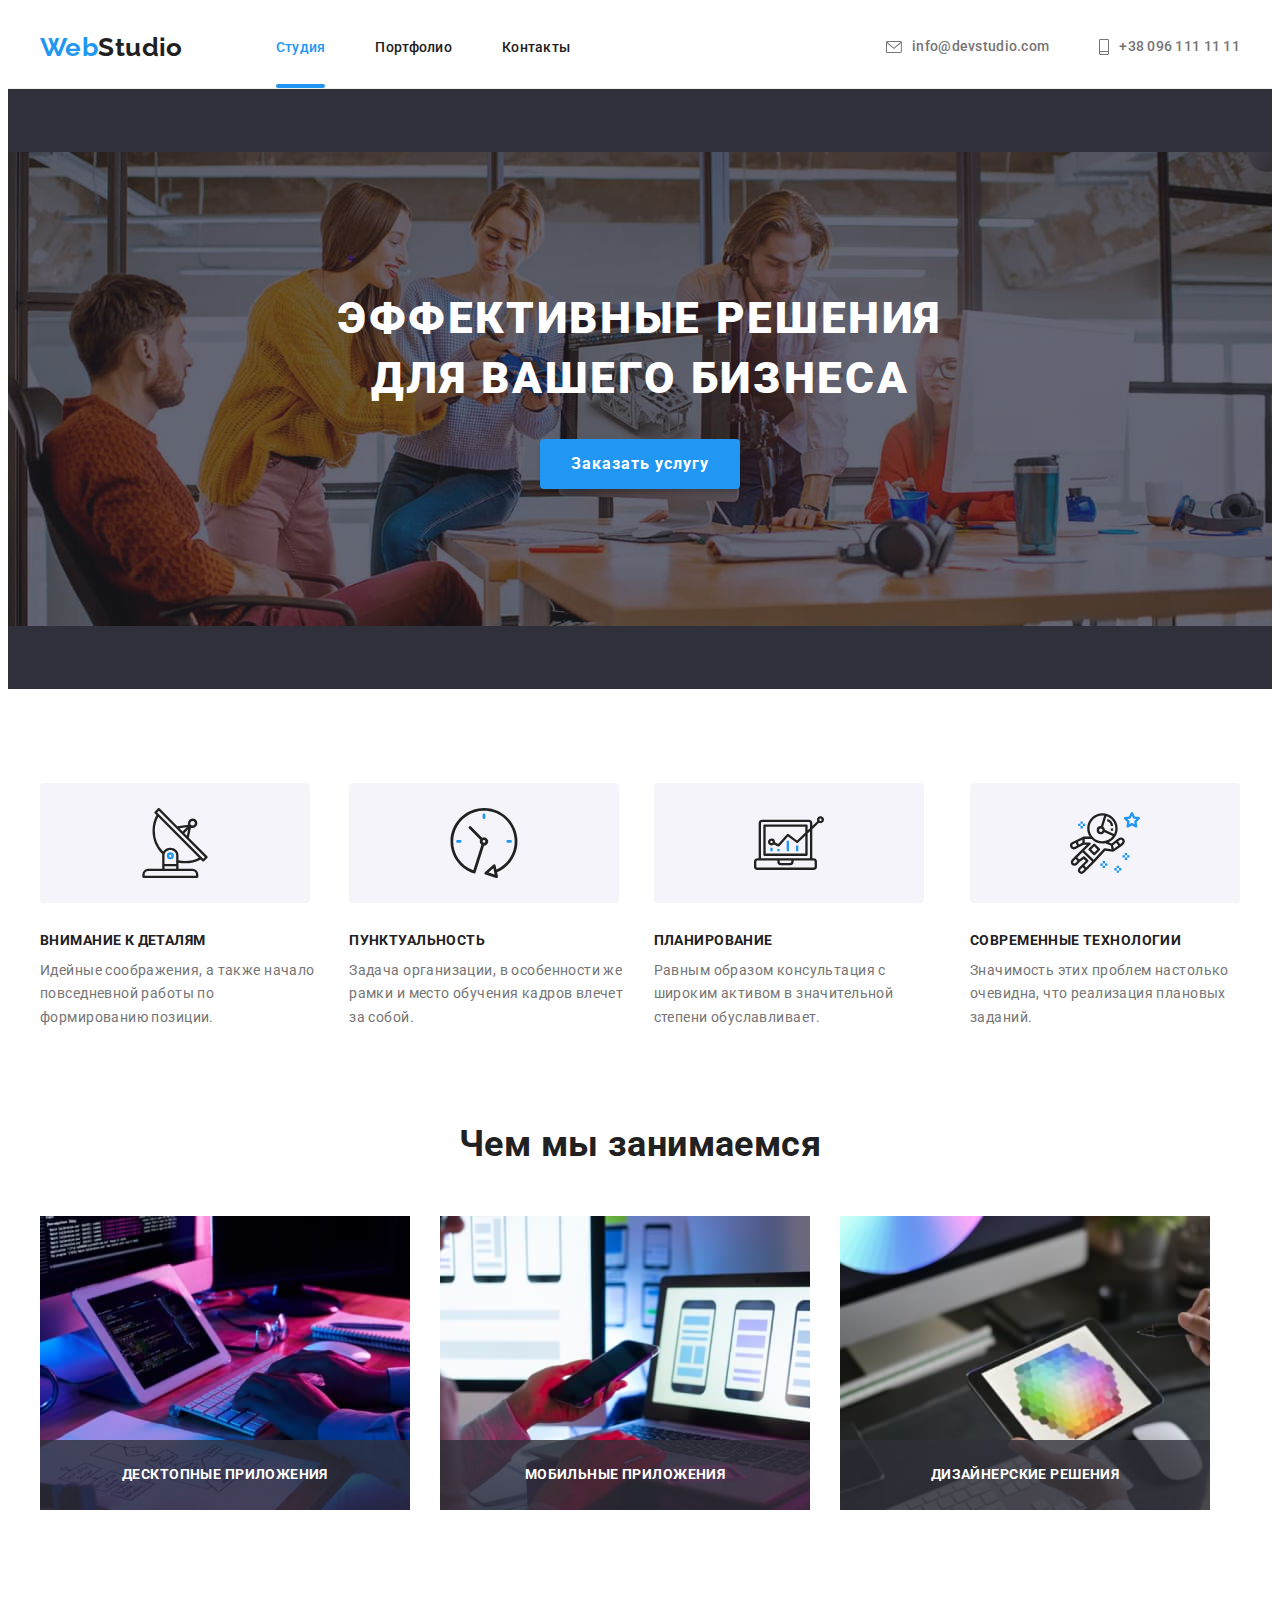
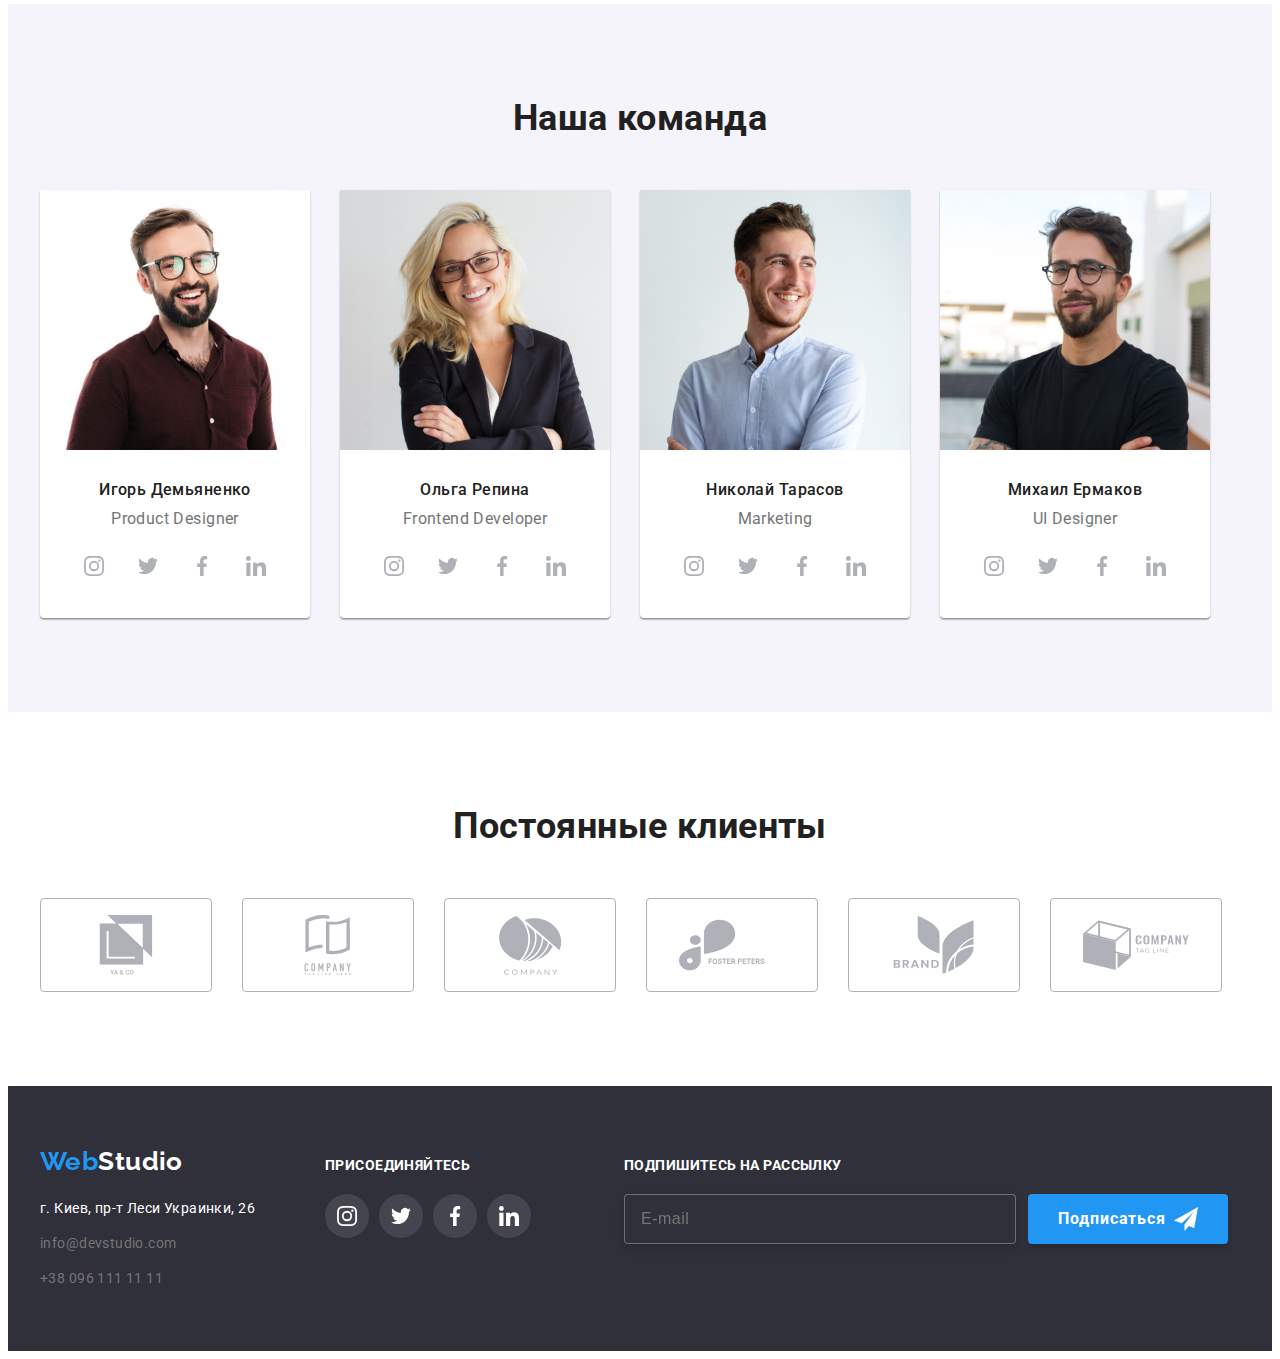
<file: index.html>
<!DOCTYPE html>
<html lang="ru">

<head>
  <meta charset="UTF-8" />
  <meta name="viewport" content="width=device-width, initial-scale=1.0" />

  <!-- Подключение Гугл шрифтов -->
  <link rel="preconnect" href="https://fonts.googleapis.com" />
  <link rel="preconnect" href="https://fonts.gstatic.com" crossorigin />
  <link rel="stylesheet"
    href="https://fonts.googleapis.com/css2?family=Raleway:wght@700&family=Roboto:wght@400;500;700;900&display=swap" />

  <!-- Подключение нормализатора стилей  -->
  <link rel="stylesheet" href="https://cdnjs.cloudflare.com/ajax/libs/modern-normalize/1.1.0/modern-normalize.min.css"
    integrity="sha512-wpPYUAdjBVSE4KJnH1VR1HeZfpl1ub8YT/NKx4PuQ5NmX2tKuGu6U/JRp5y+Y8XG2tV+wKQpNHVUX03MfMFn9Q=="
    crossorigin="anonymous" referrerpolicy="no-referrer" />

  <!-- Подключение собственного файла стилей -->
  <link rel="stylesheet" href="./css/styles.css" />
  <title>Главная</title>
</head>

<body>
  <!-- Шапка страницы -->
  <header class="page-header">
    <div class="container header-container">
      <!-- Навигация -->
      <nav class="main-nav">
        <a class="logo" href="./index.html"><span>Web</span>Studio</a>

        <ul class="site-nav">
          <li class="nav-item">
            <a class="nav-link current" href="./index.html">Студия</a>
          </li>
          <li class="nav-item">
            <a class="nav-link" href="./portfolio.html">Портфолио</a>
          </li>
          <li class="nav-item"><a class="nav-link" href="#">Контакты</a></li>
        </ul>
      </nav>

      <!-- Контакты -->
      <ul class="site-contacts">
        <li class="contact-item">
          <a class="header-mail" href="mailto:info@devstudio.com">
            <svg class="mail-icon" width="16" height="12">
              <use href="./images/studio/sprite/sprite-icons.svg#mail"></use>
            </svg>
            info@devstudio.com
          </a>
        </li>
        <li class="contact-item">
          <a class="header-phone" href="tel:+380961111111">
            <svg class="phone-icon" width="10" height="16">
              <use href="./images/studio/sprite/sprite-icons.svg#smartphone"></use>
            </svg>
            +38 096 111 11 11
          </a>
        </li>
      </ul>
    </div>
  </header>

  <!-- Уникальный контент страницы -->
  <main class="main-content">
    <!-- Главная секция -->
    <section class="main-section">
      <div class="container">
        <h1 class="main-title">Эффективные решения для вашего бизнеса</h1>
        <button class="main-button" type="button" data-modal-open>Заказать услугу</button>
      </div>
    </section>

    <!-- Модальное окно -->
    <div class="backdrop is-hidden" data-modal>
      <div class="modal">
        <button class="modal-close-button" type="button" data-modal-close>
          <svg class="close-icon" width="11" height="11">
            <use href="./images/studio/sprite/sprite-icons.svg#icon-close"></use>
          </svg>
        </button>

        <form class="modal-form">
          <p class="modal-title">Оставьте свои данные, мы вам перезвоним</p>
          <ul class="modal-list">
            <li class="modal-list-item">
              <label class="form-label" for="name">Имя</label>
              <input class="form-input" type="text" name="name" id="name">
              <svg class="form-icon" width="18" height="18">
                <use href="./images/studio/sprite/sprite-icons.svg#icon-user"></use>
              </svg>
            </li>
            <li class="modal-list-item">
              <label class="form-label" for="tel">Телефон</label>
              <input class="form-input" type="tel" name="tel" id="tel">
              <svg class="form-icon" width="18" height="18">
                <use href="./images/studio/sprite/sprite-icons.svg#icon-phone"></use>
              </svg>
            </li>
            <li class="modal-list-item">
              <label class="form-label" for="mail">Почта</label>
              <input class="form-input" type="email" name="mail" id="mail">
              <svg class="form-icon" width="18" height="18">
                <use href="./images/studio/sprite/sprite-icons.svg#icon-email"></use>
              </svg>
            </li>
            <li class="modal-list-item">
              <label class="form-label" for="comment">Комментарий</label>
              <textarea class="form-textarea" name="comment" id="comment" cols="30" rows="8"
                placeholder="Введите текст"></textarea>
            </li>
          </ul>
          <label class="policy">
            <input class="checkbox" type="checkbox" name="agreement" value="true">
            <svg class="checbox-icon" width="16" height="15">
              <use href="./images/studio/sprite/sprite-icons.svg#icon-emty"></use>
            </svg>
            <svg class="icon-checked" width="16" height="15">
              <use href="./images/studio/sprite/sprite-icons.svg#icon-check"></use>
            </svg>
            Соглашаюсь с рассылкой и принимаю <a class="policy-link" href="#">Условия договора</a>
          </label>
          <button class="modal-submit-button" type="submit">Отправить</button>
        </form>
      </div>
    </div>

    <!-- Особенности -->
    <section class="section">
      <div class="container">
        <!-- нужно будет скрыть через css -->
        <h2 class="hidden-title">Наши преимущества</h2>
        <!-- ********************* -->

        <ul class="features">
          <li class="features-item">
            <div class="features-icon-container">
              <svg class="features-icon" width="70" height="70">
                <use href="./images/studio/sprite/sprite-icons.svg#icon-antenna"></use>
              </svg>
            </div>
            <h3 class="features-title">Внимание к деталям</h3>
            <p class="features-content">
              Идейные соображения, а также начало повседневной работы по формированию позиции.
            </p>
          </li>
          <li class="features-item">
            <div class="features-icon-container">
              <svg class="features-icon" width="70" height="70">
                <use href="./images/studio/sprite/sprite-icons.svg#icon-clock"></use>
              </svg>
            </div>
            <h3 class="features-title">Пунктуальность</h3>
            <p class="features-content">
              Задача организации, в особенности же рамки и место обучения кадров влечет за собой.
            </p>
          </li>
          <li class="features-item">
            <div class="features-icon-container">
              <svg class="features-icon" width="70" height="70">
                <use href="./images/studio/sprite/sprite-icons.svg#icon-diagram"></use>
              </svg>
            </div>
            <h3 class="features-title">Планирование</h3>
            <p class="features-content">
              Равным образом консультация с широким активом в значительной степени обуславливает.
            </p>
          </li>
          <li class="features-item">
            <div class="features-icon-container">
              <svg class="features-icon" width="70" height="70">
                <use href="./images/studio/sprite/sprite-icons.svg#icon-astronaut"></use>
              </svg>
            </div>
            <h3 class="features-title">Современные технологии</h3>
            <p class="features-content">
              Значимость этих проблем настолько очевидна, что реализация плановых заданий.
            </p>
          </li>
        </ul>
      </div>
    </section>

    <!-- Чем мы занимаемся -->
    <section class="section work">
      <div class="container">
        <h2 class="section-title">Чем мы занимаемся</h2>
        <ul class="work-list">
          <li class="work-item">
            <img class="work-img" src="./images/studio/features/tablet-keyboard.jpg" alt="Планшет с клавиатурой"
              width="370" height="294" />
            <div class="work-label">
              <h3 class="work-title">Десктопные приложения</h3>
            </div>
          </li>
          <li class="work-item">
            <img class="work-img" src="./images/studio/features/laptop.jpg" alt="Ноутбук" width="370" height="294" />
            <div class="work-label">
              <h3 class="work-title">Мобильные приложения</h3>
            </div>
          </li>
          <li class="work-item">
            <img class="work-img" src="./images/studio/features/tablet.jpg" alt="Планшет" width="370" height="294" />
            <div class="work-label">
              <h3 class="work-title">Дизайнерские решения</h3>
            </div>
          </li>
        </ul>
      </div>
    </section>

    <!-- Наша команда -->
    <section class="section team">
      <div class="container">
        <h2 class="section-title">Наша команда</h2>
        <ul class="team-list">
          <li class="team-item">
            <img class="team-img" src="./images/studio/team/produkt-designer.jpg" alt="" width="270" height="260" />
            <div class="team-container">
              <h3 class="team-title">Игорь Демьяненко</h3>
              <p class="team-description" lang="en">Product Designer</p>

              <!-- Ссылки на соц.сети -->
              <ul class="social-links-list">
                <li class="social-item">
                  <a class="social-link" href="#">
                    <svg class="link-icon" width="20" height="20">
                      <use href="./images/studio/sprite/sprite-icons.svg#icon-instagram"></use>
                    </svg>
                  </a>
                </li>
                <li class="social-item">
                  <a class="social-link" href="#">
                    <svg class="link-icon" width="20" height="20">
                      <use href="./images/studio/sprite/sprite-icons.svg#icon-twitter"></use>
                    </svg>
                  </a>
                </li>
                <li class="social-item">
                  <a class="social-link" href="#">
                    <svg class="link-icon" width="20" height="20">
                      <use href="./images/studio/sprite/sprite-icons.svg#icon-facebook"></use>
                    </svg>
                  </a>
                </li>
                <li class="social-item">
                  <a class="social-link" href="#">
                    <svg class="link-icon" width="20" height="20">
                      <use href="./images/studio/sprite/sprite-icons.svg#icon-linkedin"></use>
                    </svg>
                  </a>
                </li>
              </ul>
            </div>
          </li>
          <li class="team-item">
            <img class="team-img" src="./images/studio/team/frontend-developer.jpg" alt="" width="270" height="260" />
            <div class="team-container">
              <h3 class="team-title">Ольга Репина</h3>
              <p class="team-description" lang="en">Frontend Developer</p>

              <!-- Ссылки на соц.сети -->
              <ul class="social-links-list">
                <li class="social-item">
                  <a class="social-link" href="#">
                    <svg class="link-icon" width="20" height="20">
                      <use href="./images/studio/sprite/sprite-icons.svg#icon-instagram"></use>
                    </svg>
                  </a>
                </li>
                <li class="social-item">
                  <a class="social-link" href="#">
                    <svg class="link-icon" width="20" height="20">
                      <use href="./images/studio/sprite/sprite-icons.svg#icon-twitter"></use>
                    </svg>
                  </a>
                </li>
                <li class="social-item">
                  <a class="social-link" href="#">
                    <svg class="link-icon" width="20" height="20">
                      <use href="./images/studio/sprite/sprite-icons.svg#icon-facebook"></use>
                    </svg>
                  </a>
                </li>
                <li class="social-item">
                  <a class="social-link" href="#">
                    <svg class="link-icon" width="20" height="20">
                      <use href="./images/studio/sprite/sprite-icons.svg#icon-linkedin"></use>
                    </svg>
                  </a>
                </li>
            </div>
          </li>
          <li class="team-item">
            <img class="team-img" src="./images/studio/team/marketing.jpg" alt="" width="270" height="260" />
            <div class="team-container">
              <h3 class="team-title">Николай Тарасов</h3>
              <p class="team-description" lang="en">Marketing</p>

              <!-- Ссылки на соц.сети -->
              <ul class="social-links-list">
                <li class="social-item">
                  <a class="social-link" href="#">
                    <svg class="link-icon" width="20" height="20">
                      <use href="./images/studio/sprite/sprite-icons.svg#icon-instagram"></use>
                    </svg>
                  </a>
                </li>
                <li class="social-item">
                  <a class="social-link" href="#">
                    <svg class="link-icon" width="20" height="20">
                      <use href="./images/studio/sprite/sprite-icons.svg#icon-twitter"></use>
                    </svg>
                  </a>
                </li>
                <li class="social-item">
                  <a class="social-link" href="#">
                    <svg class="link-icon" width="20" height="20">
                      <use href="./images/studio/sprite/sprite-icons.svg#icon-facebook"></use>
                    </svg>
                  </a>
                </li>
                <li class="social-item">
                  <a class="social-link" href="#">
                    <svg class="link-icon" width="20" height="20">
                      <use href="./images/studio/sprite/sprite-icons.svg#icon-linkedin"></use>
                    </svg>
                  </a>
                </li>
            </div>
          </li>
          <li class="team-item">
            <img class="team-img" src="./images/studio/team/ui-designer.jpg" alt="" width="270" height="260" />
            <div class="team-container">
              <h3 class="team-title">Михаил Ермаков</h3>
              <p class="team-description" lang="en">UI Designer</p>

              <!-- Ссылки на соц.сети -->
              <ul class="social-links-list">
                <li class="social-item">
                  <a class="social-link" href="#">
                    <svg class="link-icon" width="20" height="20">
                      <use href="./images/studio/sprite/sprite-icons.svg#icon-instagram"></use>
                    </svg>
                  </a>
                </li>
                <li class="social-item">
                  <a class="social-link" href="#">
                    <svg class="link-icon" width="20" height="20">
                      <use href="./images/studio/sprite/sprite-icons.svg#icon-twitter"></use>
                    </svg>
                  </a>
                </li>
                <li class="social-item">
                  <a class="social-link" href="#">
                    <svg class="link-icon" width="20" height="20">
                      <use href="./images/studio/sprite/sprite-icons.svg#icon-facebook"></use>
                    </svg>
                  </a>
                </li>
                <li class="social-item">
                  <a class="social-link" href="#">
                    <svg class="link-icon" width="20" height="20">
                      <use href="./images/studio/sprite/sprite-icons.svg#icon-linkedin"></use>
                    </svg>
                  </a>
                </li>
            </div>
          </li>
        </ul>
      </div>
    </section>

    <!-- Наши клиенты -->
    <section class="section clients">
      <div class="container">
        <h2 class="section-title">Постоянные клиенты</h2>
        <ul class="clients-list">
          <li class="client-item">
            <a class="client-link" href="#">
              <svg class="client-icon" width="106" height="60">
                <use href="./images/studio/sprite/sprite-icons.svg#icon-union"></use>
              </svg>
            </a>
          </li>
          <li class="client-item">
            <a class="client-link" href="#">
              <svg class="client-icon" width="106" height="60">
                <use href="./images/studio/sprite/sprite-icons.svg#icon-group"></use>
              </svg>
            </a>
          </li>
          <li class="client-item">
            <a class="client-link" href="#">
              <svg class="client-icon" width="106" height="60">
                <use href="./images/studio/sprite/sprite-icons.svg#icon-company"></use>
              </svg>
            </a>
          </li>
          <li class="client-item">
            <a class="client-link" href="#">
              <svg class="client-icon" width="106" height="60">
                <use href="./images/studio/sprite/sprite-icons.svg#icon-foster"></use>
              </svg>
            </a>
          </li>
          <li class="client-item">
            <a class="client-link" href="#">
              <svg class="client-icon" width="106" height="60">
                <use href="./images/studio/sprite/sprite-icons.svg#icon-brand"></use>
              </svg>
            </a>
          </li>
          <li class="client-item">
            <a class="client-link" href="#">
              <svg class="client-icon" width="106" height="60">
                <use href="./images/studio/sprite/sprite-icons.svg#icon-tagline"></use>
              </svg>
            </a>
          </li>
        </ul>
      </div>
    </section>
  </main>

  <!-- Подвал страницы -->
  <footer class="page-footer">
    <div class="container">

      <div class="adress-container">
        <a class="logo" href="./index.html"><span>Web</span>Studio</a>
        <address class="contacts">
          <ul class="contact-list">
            <li class="footer-item">
              <p class="address">г. Киев, пр-т Леси Украинки, 26</p>
            </li>
            <li class="footer-item">
              <a class="footer-mail" href="mailto:info@devstudio.com">info@devstudio.com</a>
            </li>
            <li class="footer-item">
              <a class="footer-phone" href="tel:+380961111111">+38 096 111 11 11</a>
            </li>
          </ul>
        </address>
      </div>

      <div class="footer-social">
        <h3 class="join-title">Присоединяйтесь</h3>
        <!-- Ссылки на соц.сети -->
        <ul class="footer-social-list">
          <li class="social-item">
            <a class="footer-social-link" href="#">
              <svg class="footer-link-icon" width="20" height="20">
                <use href="./images/studio/sprite/sprite-icons.svg#icon-instagram"></use>
              </svg>
            </a>
          </li>
          <li class="social-item">
            <a class="footer-social-link" href="#">
              <svg class="footer-link-icon" width="20" height="20">
                <use href="./images/studio/sprite/sprite-icons.svg#icon-twitter"></use>
              </svg>
            </a>
          </li>
          <li class="social-item">
            <a class="footer-social-link" href="#">
              <svg class="footer-link-icon" width="20" height="20">
                <use href="./images/studio/sprite/sprite-icons.svg#icon-facebook"></use>
              </svg>
            </a>
          </li>
          <li class="social-item">
            <a class="footer-social-link" href="#">
              <svg class="footer-link-icon" width="20" height="20">
                <use href="./images/studio/sprite/sprite-icons.svg#icon-linkedin"></use>
              </svg>
            </a>
          </li>
        </ul>
      </div>

      <form class="footer-form">
        <h3 class="footer-form-title">Подпишитесь на рассылку</h3>
        <input class="footer-input" type="email" name="subscription-email" placeholder="E-mail"><button
          class="footer-input-button" type="submit">
          Подписаться
          <svg class="send-icon" width="24" height="24">
            <use href="./images/studio/sprite/sprite-icons.svg#icon-send"></use>
          </svg>
        </button>
      </form>

    </div>
  </footer>

  <!-- Скрипт для модального окна -->
  <script src="./js/modal.js"></script>
</body>

</html>
</file>
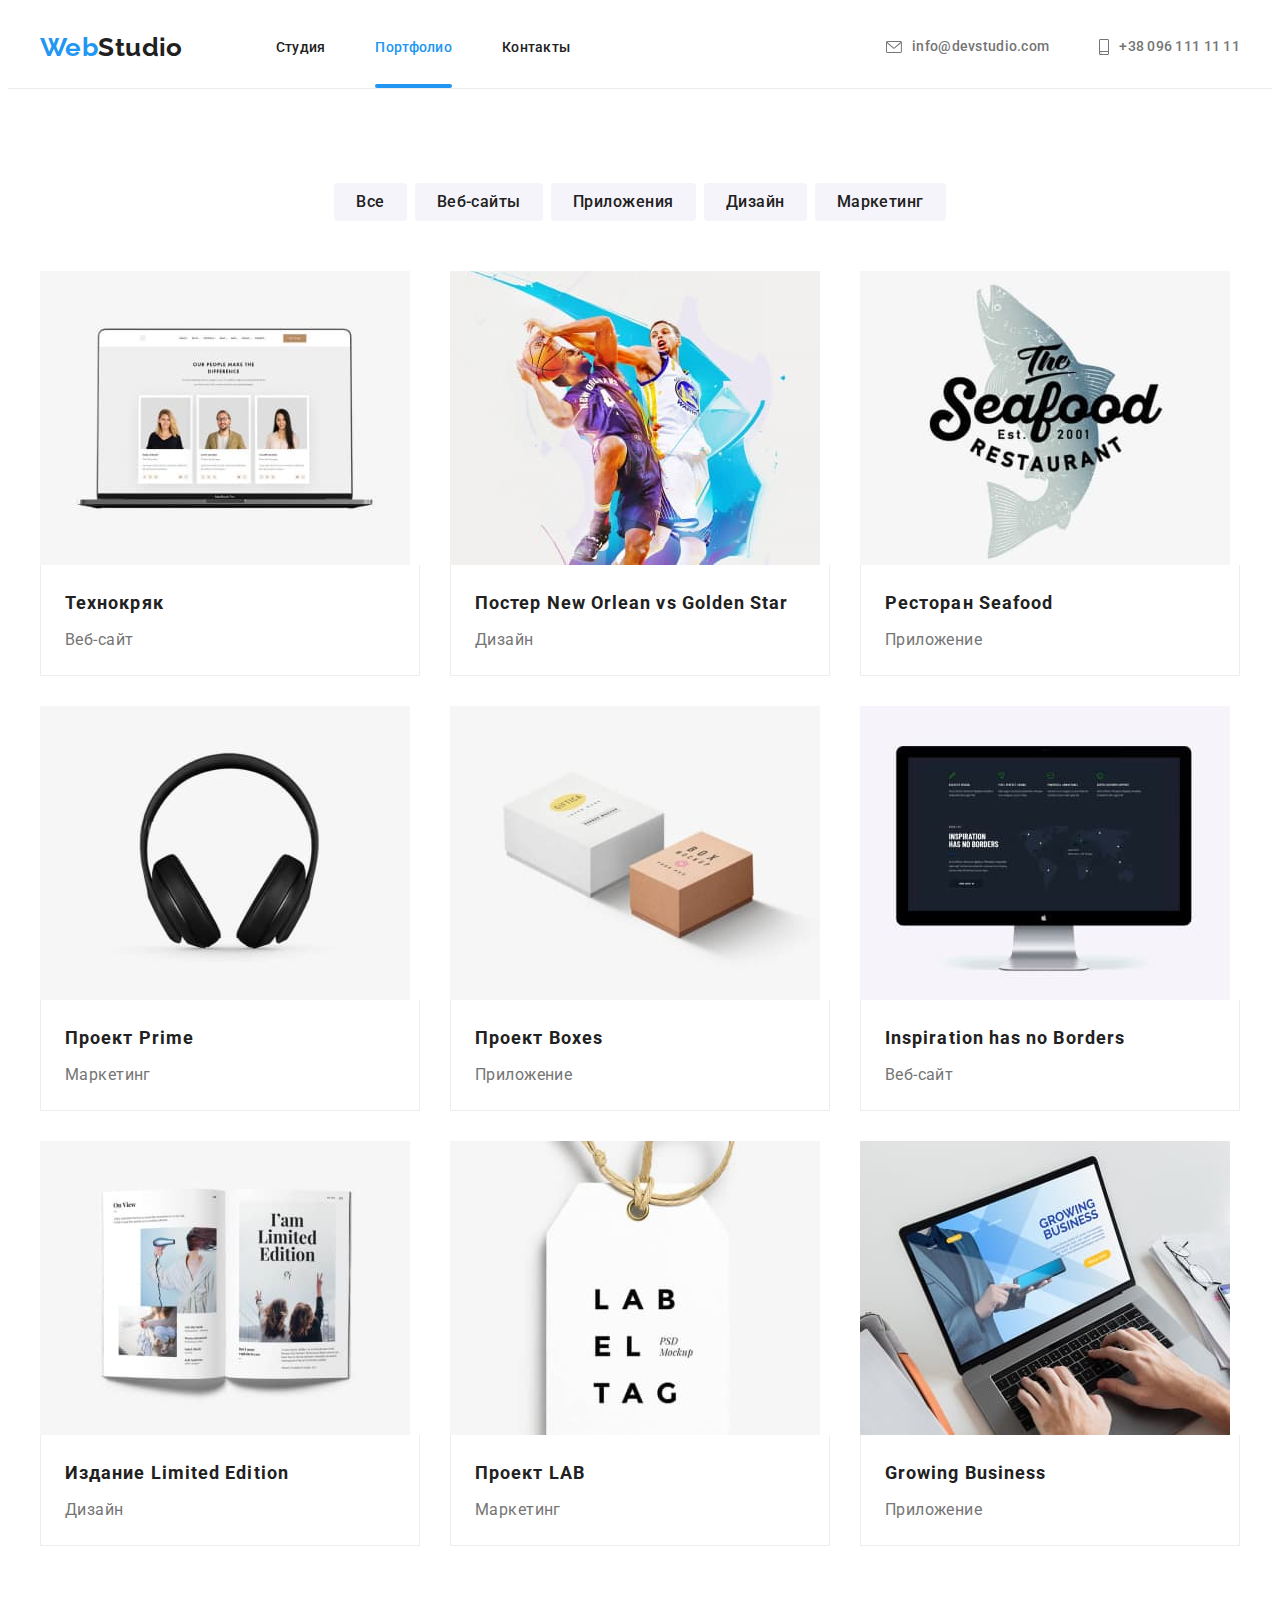
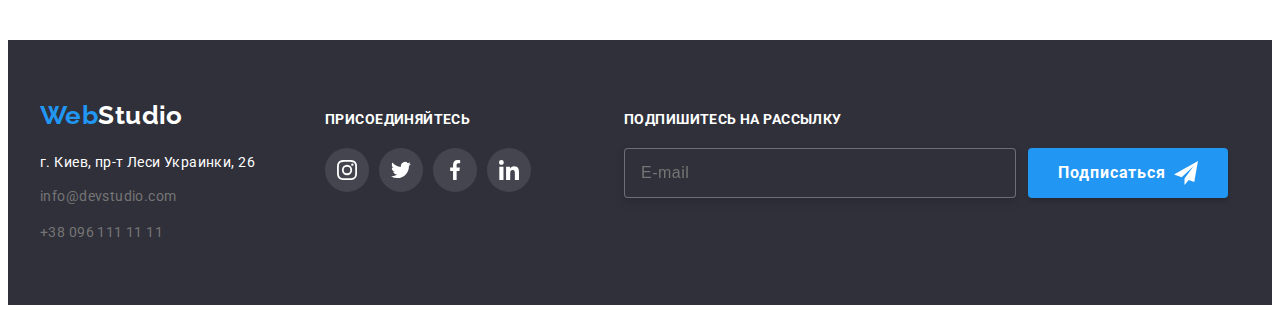
<file: portfolio.html>
<!DOCTYPE html>
<html lang="ru">

<head>
  <meta charset="UTF-8" />
  <meta name="viewport" content="width=device-width, initial-scale=1.0" />

  <!-- Подключение Гугл шрифтов -->
  <link rel="preconnect" href="https://fonts.googleapis.com" />
  <link rel="preconnect" href="https://fonts.gstatic.com" crossorigin />
  <link rel="stylesheet"
    href="https://fonts.googleapis.com/css2?family=Raleway:wght@700&family=Roboto:wght@400;500;700;900&display=swap" />

  <!-- Подключение нормализатора стилей  -->
  <link rel="stylesheet" href="https://cdnjs.cloudflare.com/ajax/libs/modern-normalize/1.1.0/modern-normalize.min.css"
    integrity="sha512-wpPYUAdjBVSE4KJnH1VR1HeZfpl1ub8YT/NKx4PuQ5NmX2tKuGu6U/JRp5y+Y8XG2tV+wKQpNHVUX03MfMFn9Q=="
    crossorigin="anonymous" referrerpolicy="no-referrer" />

  <!-- Подключение собственного файла стилей -->
  <link rel="stylesheet" href="./css/styles.css" />
  <title>Портфолио</title>
</head>

<body>
  <!-- Шапка страницы -->
  <header class="page-header">
    <div class="container header-container">
      <!-- Навигация -->
      <nav class="main-nav">
        <a class="logo" href="./index.html"><span>Web</span>Studio</a>

        <ul class="site-nav">
          <li class="nav-item">
            <a class="nav-link" href="./index.html">Студия</a>
          </li>
          <li class="nav-item">
            <a class="nav-link current" href="./portfolio.html">Портфолио</a>
          </li>
          <li class="nav-item"><a class="nav-link" href="#">Контакты</a></li>
        </ul>
      </nav>

      <!-- Контакты -->
      <ul class="site-contacts">
        <li class="contact-item">
          <a class="header-mail" href="mailto:info@devstudio.com">
            <svg class="mail-icon" width="16" height="12">
              <use href="./images/studio/sprite/sprite-icons.svg#mail"></use>
            </svg>
            info@devstudio.com
          </a>
        </li>
        <li class="contact-item">
          <a class="header-phone" href="tel:+380961111111">
            <svg class="phone-icon" width="10" height="16">
              <use href="./images/studio/sprite/sprite-icons.svg#smartphone"></use>
            </svg>
            +38 096 111 11 11
          </a>
        </li>
      </ul>
    </div>
  </header>

  <!-- Уникальный контент страницы -->
  <main class="main-content">
    <!-- Главная секция -->
    <section class="section">
      <div class="container">
        <!-- нужно будет скрыть через css -->
        <h1 class="hidden-title">Наши проекты</h1>
        <!-- ********************* -->

        <!-- Фильтр -->
        <ul class="filter">
          <li class="filter-item">
            <button class="filter-button" type="button">Все</button>
          </li>
          <li class="filter-item">
            <button class="filter-button" type="button">Веб-сайты</button>
          </li>
          <li class="filter-item">
            <button class="filter-button" type="button">Приложения</button>
          </li>
          <li class="filter-item">
            <button class="filter-button" type="button">Дизайн</button>
          </li>
          <li class="filter-item">
            <button class="filter-button" type="button">Маркетинг</button>
          </li>
        </ul>

        <!-- Проекты -->
        <ul class="projects">
          <li class="project-item">
            <a class="project-link" href="#">
              <div class="project-thumb">
                <img class="project-img" src="./images/portfolio/macbook.jpg" alt="макбук" width="370" height="294" />
                <div class="project-overlay">
                  <p class="project-overlay-description">Технокряк это современная площадка распространения
                    коронавируса. Компании используют эту платформу для цифрового шпионажа и атак на защищённые сервера
                    конкурентов.</p>
                </div>
              </div>

              <div class="item-bottom-content">
                <h2 class="project-title">Технокряк</h2>
                <p class="project-description">Веб-сайт</p>
              </div>
            </a>
          </li>
          <li class="project-item">
            <a class="project-link" href="#">
              <div class="project-thumb">
                <img class="project-img" src="./images/portfolio/basketboll-mans.jpg" alt="баскетболисты" width="370"
                  height="294" />
                <div class="project-overlay">
                  <p class="project-overlay-description">Технокряк это современная площадка распространения
                    коронавируса. Компании используют эту платформу для цифрового шпионажа и атак на защищённые сервера
                    конкурентов.</p>
                </div>
              </div>

              <div class="item-bottom-content">
                <h2 class="project-title">Постер New Orlean vs Golden Star</h2>
                <p class="project-description">Дизайн</p>
              </div>
            </a>
          </li>
          <li class="project-item">
            <a class="project-link" href="#">
              <div class="project-thumb">
                <img class="project-img" src="./images/portfolio/restaurant.jpg" alt="логотип ресторана" width="370"
                  height="294" />
                <div class="project-overlay">
                  <p class="project-overlay-description">Технокряк это современная площадка распространения
                    коронавируса. Компании используют эту платформу для цифрового шпионажа и атак на защищённые сервера
                    конкурентов.</p>
                </div>
              </div>

              <div class="item-bottom-content">
                <h2 class="project-title">Ресторан Seafood</h2>
                <p class="project-description">Приложение</p>
              </div>
            </a>
          </li>
          <li class="project-item">
            <a class="project-link" href="#">
              <div class="project-thumb">
                <img class="project-img" src="./images/portfolio/headphones.jpg" alt="наушники" width="370"
                  height="294" />
                <div class="project-overlay">
                  <p class="project-overlay-description">Технокряк это современная площадка распространения
                    коронавируса. Компании используют эту платформу для цифрового шпионажа и атак на защищённые сервера
                    конкурентов.</p>
                </div>
              </div>

              <div class="item-bottom-content">
                <h2 class="project-title">Проект Prime</h2>
                <p class="project-description">Маркетинг</p>
              </div>
            </a>
          </li>
          <li class="project-item">
            <a class="project-link" href="#">
              <div class="project-thumb">
                <img class="project-img" src="./images/portfolio/boxes.jpg" alt="коробки" width="370" height="294" />
                <div class="project-overlay">
                  <p class="project-overlay-description">Технокряк это современная площадка распространения
                    коронавируса. Компании используют эту платформу для цифрового шпионажа и атак на защищённые сервера
                    конкурентов.</p>
                </div>
              </div>

              <div class="item-bottom-content">
                <h2 class="project-title">Проект Boxes</h2>
                <p class="project-description">Приложение</p>
              </div>
            </a>
          </li>
          <li class="project-item">
            <a class="project-link" href="#">
              <div class="project-thumb">
                <img class="project-img" src="./images/portfolio/imac.jpg" alt="компьютер imac" width="370"
                  height="294" />
                <div class="project-overlay">
                  <p class="project-overlay-description">Технокряк это современная площадка распространения
                    коронавируса. Компании используют эту платформу для цифрового шпионажа и атак на защищённые сервера
                    конкурентов.</p>
                </div>
              </div>

              <div class="item-bottom-content">
                <h2 class="project-title">Inspiration has no Borders</h2>
                <p class="project-description">Веб-сайт</p>
              </div>
            </a>
          </li>
          <li class="project-item">
            <a class="project-link" href="#">
              <div class="project-thumb">
                <img class="project-img" src="./images/portfolio/book.jpg" alt="книга" width="370" height="294" />
                <div class="project-overlay">
                  <p class="project-overlay-description">Технокряк это современная площадка распространения
                    коронавируса. Компании используют эту платформу для цифрового шпионажа и атак на защищённые сервера
                    конкурентов.</p>
                </div>
              </div>

              <div class="item-bottom-content">
                <h2 class="project-title">Издание Limited Edition</h2>
                <p class="project-description">Дизайн</p>
              </div>
            </a>
          </li>
          <li class="project-item">
            <a class="project-link" href="#">
              <div class="project-thumb">
                <img class="project-img" src="./images/portfolio/label-tag.jpg" alt="ярлык" width="370" height="294" />
                <div class="project-overlay">
                  <p class="project-overlay-description">Технокряк это современная площадка распространения
                    коронавируса. Компании используют эту платформу для цифрового шпионажа и атак на защищённые сервера
                    конкурентов.</p>
                </div>
              </div>

              <div class="item-bottom-content">
                <h2 class="project-title">Проект LAB</h2>
                <p class="project-description">Маркетинг</p>
              </div>
            </a>
          </li>
          <li class="project-item">
            <a class="project-link" href="#">
              <div class="project-thumb">
                <img class="project-img" src="./images/portfolio/laptop-2.jpg" alt="ноутбук" width="370" height="294" />
                <div class="project-overlay">
                  <p class="project-overlay-description">Технокряк это современная площадка распространения
                    коронавируса. Компании используют эту платформу для цифрового шпионажа и атак на защищённые сервера
                    конкурентов.</p>
                </div>
              </div>

              <div class="item-bottom-content">
                <h2 class="project-title">Growing Business</h2>
                <p class="project-description">Приложение</p>
              </div>
            </a>
          </li>
        </ul>
      </div>
    </section>
  </main>

  <!-- Подвал страницы -->
  <footer class="page-footer">
    <div class="container">

      <div class="adress-container">
        <a class="logo" href="./index.html"><span>Web</span>Studio</a>
        <address class="contacts">
          <ul class="contact-list">
            <li class="footer-item">
              <p class="address">г. Киев, пр-т Леси Украинки, 26</p>
            </li>
            <li class="footer-item">
              <a class="footer-mail" href="mailto:info@devstudio.com">info@devstudio.com</a>
            </li>
            <li class="footer-item">
              <a class="footer-phone" href="tel:+380961111111">+38 096 111 11 11</a>
            </li>
          </ul>
        </address>
      </div>

      <div class="footer-social">
        <h3 class="join-title">Присоединяйтесь</h3>
        <!-- Ссылки на соц.сети -->
        <ul class="footer-social-list">
          <li class="social-item">
            <a class="footer-social-link" href="#">
              <svg class="footer-link-icon" width="20" height="20">
                <use href="./images/studio/sprite/sprite-icons.svg#icon-instagram"></use>
              </svg>
            </a>
          </li>
          <li class="social-item">
            <a class="footer-social-link" href="#">
              <svg class="footer-link-icon" width="20" height="20">
                <use href="./images/studio/sprite/sprite-icons.svg#icon-twitter"></use>
              </svg>
            </a>
          </li>
          <li class="social-item">
            <a class="footer-social-link" href="#">
              <svg class="footer-link-icon" width="20" height="20">
                <use href="./images/studio/sprite/sprite-icons.svg#icon-facebook"></use>
              </svg>
            </a>
          </li>
          <li class="social-item">
            <a class="footer-social-link" href="#">
              <svg class="footer-link-icon" width="20" height="20">
                <use href="./images/studio/sprite/sprite-icons.svg#icon-linkedin"></use>
              </svg>
            </a>
          </li>
        </ul>
      </div>

      <form class="footer-form">
        <h3 class="footer-form-title">Подпишитесь на рассылку</h3>
        <input class="footer-input" type="email" name="subscription-email" placeholder="E-mail"><button
          class="footer-input-button" type="submit">
          Подписаться
          <svg class="send-icon" width="24" height="24">
            <use href="./images/studio/sprite/sprite-icons.svg#icon-send"></use>
          </svg>
        </button>
      </form>
    </div>
  </footer>
</body>

</html>
</file>
<file: css/styles.css>
:root {
	--main-text-color: #757575;
	--secondary-text-color: #212121;
	--third--text-color: #ffffff;
	--brand-color: #2196f3;
	--main-background: #f5f4fa;
	--secondary-background: #2f303a;
}

body {
	font-family: 'Roboto', sans-serif;
	font-size: 14px;
	line-height: 1.87;
	letter-spacing: 0.03em;
	color: var(--main-text-color);
}

.hidden-title {
	position: absolute;
	width: 1px;
	height: 1px;
	margin: -1px;
	border: 0;
	padding: 0;

	white-space: nowrap;
	clip-path: inset(100%);
	clip: rect(0 0 0 0);
	overflow: hidden;
}

h1,
h2,
h3,
h4,
h5,
h6,
p,
ul {
	margin: 0;
	padding: 0;
	list-style: none;
}

h3 {
	font-size: 14px;
}

a {
	text-decoration: none;
	color: var(--main-text-color);
}

textarea {
	resize: none;
}

input {
	margin: 0;
	padding: 0;
}

.section {
	padding-top: 94px;
	padding-bottom: 94px;
}

.container {
	margin: 0 auto;
	width: 1200px;
	padding: 0px 15px;
}

.page-header {
	border-bottom: 1px solid #ececec;
}

.header-container {
	padding-top: 24px;
	padding-bottom: 25px;
}

.work {
	padding-top: 0px;
}

.logo {
	font-family: 'Raleway', sans-serif;
	font-weight: 700;
	font-size: 26px;
	line-height: 1.19;
	color: var(--secondary-text-color);
	margin-right: 93px;
}

.logo span {
	color: var(--brand-color);
}

.header-container,
.main-nav,
.site-nav,
.site-contacts {
	display: flex;
	align-items: center;
}

.nav-item:not(:last-child),
.contact-item:not(:last-child) {
	margin-right: 50px;
}

.site-contacts {
	margin-left: auto;
}

.nav-link {
	font-weight: 500;
	line-height: 1.14;
	letter-spacing: 0.02em;
	color: var(--secondary-text-color);

	padding-top: 32px;
	padding-bottom: 32px;

	transition-property: color;
	transition-duration: 250ms;
	transition-timing-function: cubic-bezier(0.4, 0, 0.2, 1);
}

.nav-link:hover,
.nav-link:focus {
	color: var(--brand-color);
}

.current {
	position: relative;
	color: var(--brand-color);
}

.current::after {
	content: '';
	position: absolute;
	width: 100%;
	height: 4px;
	left: 0;
	bottom: -1px;
	background-color: var(--brand-color);
	border-radius: 2px;
}

.header-mail,
.header-phone {
	font-weight: 500;
	line-height: 1.14;
	letter-spacing: 0.02em;
	display: flex;
	align-items: center;

	transition: color 250ms cubic-bezier(0.4, 0, 0.2, 1);
}

.mail-icon,
.phone-icon {
	margin-right: 10px;
	fill: currentColor;
}

.header-mail:hover,
.header-mail:focus,
.header-phone:hover,
.header-phone:focus {
	color: var(--brand-color);
}

.main-section {
	padding-top: 200px;
	padding-bottom: 200px;

	text-align: center;

	background-color: var(--secondary-background);
	background-image: linear-gradient(to right, rgba(47, 48, 58, 0.4), rgba(47, 48, 58, 0.4)),
		url(../images/studio/main/main-img.jpg);
	background-repeat: no-repeat;
	background-position: center;
	background-size: contain;
}

.main-title {
	width: 696px;

	margin-left: auto;
	margin-right: auto;
	margin-bottom: 30px;

	font-weight: 900;
	font-size: 44px;
	line-height: 1.36;
	letter-spacing: 0.06em;
	text-transform: uppercase;
	color: var(--third--text-color);
}

.main-button,
.modal-submit-button,
.footer-input-button {
	font-family: inherit;
	font-weight: 700;
	font-size: 16px;
	line-height: 1.875;
	letter-spacing: 0.06em;
	color: var(--third--text-color);
	background-color: var(--brand-color);
	width: 200px;
	padding-top: 10px;
	padding-bottom: 10px;
	border: none;
	border-radius: 4px;
	box-shadow: 0px 4px 4px rgba(0, 0, 0, 0.15);

	transition: background-color 250ms cubic-bezier(0.4, 0, 0.2, 1);
}

.main-button:hover,
.main-button:focus,
.modal-submit-button:hover,
.modal-submit-button:focus,
.footer-input-button:hover,
.footer-input-button:focus {
	background-color: #188ce8;
}

/* **************Модальное окно************ */

.backdrop {
	position: fixed;
	top: 0;
	left: 0;
	width: 100%;
	height: 100%;
	background-color: rgba(0, 0, 0, 0.2);
	z-index: 1;
	opacity: 1;

	transition: opacity 250ms cubic-bezier(0.4, 0, 0.2, 1);
}

.backdrop.is-hidden {
	opacity: 0;
	visibility: hidden;
	pointer-events: none;
}

.backdrop.is-hidden .modal {
	transform: translate(-50%, -50%) scale(0.5);
}

.modal {
	position: absolute;
	top: 50%;
	left: 50%;

	min-width: 528px;
	min-height: 581px;
	background-color: var(--third--text-color);
	box-shadow: 0px 1px 3px rgba(0, 0, 0, 0.12), 0px 1px 1px rgba(0, 0, 0, 0.14), 0px 2px 1px rgba(0, 0, 0, 0.2);
	border-radius: 4px;

	padding: 40px;

	transform: translate(-50%, -50%) scale(1);
	transition: transform 250ms cubic-bezier(0.4, 0, 0.2, 1);
}

.modal-close-button {
	position: absolute;
	top: 8px;
	right: 8px;
	width: 30px;
	height: 30px;
	border-radius: 50%;
	border: 1px solid rgba(0, 0, 0, 0.1);
	background-color: var(--third--text-color);
}

.close-icon {
	fill: currentColor;

	transition: color 250ms cubic-bezier(0.4, 0, 0.2, 1);
}

.modal-close-button:hover {
	cursor: pointer;
	color: var(--brand-color);
}

.modal-form {
	display: flex;
	flex-direction: column;
}

.modal-title {
	font-weight: 700;
	font-size: 20px;
	line-height: 1.15;
	text-align: center;
	letter-spacing: 0.03em;
	color: var(--secondary-text-color);
	margin-bottom: 12px;
}

.modal-list-item {
	position: relative;

	display: flex;
	flex-direction: column;

	font-weight: 400;
	font-size: 12px;
	line-height: 1.166;
	letter-spacing: 0.01em;

	color: var(--secondary-text-color);
}

.modal-list-item:not(:last-child) {
	margin-bottom: 10px;
}

.form-icon {
	position: absolute;
	left: 12px;
	top: 29px;
	fill: currentColor;

	transition: color 250ms cubic-bezier(0.4, 0, 0.2, 1);
}

.form-label {
	color: var(--main-text-color);
	margin-bottom: 4px;
}

.form-input,
.form-textarea {
	border: 1px solid rgba(33, 33, 33, 0.2);
	border-radius: 4px;

	transition: border 250ms cubic-bezier(0.4, 0, 0.2, 1);
}

.modal-list {
	margin-bottom: 20px;
}

.modal-list-item:focus-within .form-input,
.modal-list-item:focus-within .form-textarea {
	border-color: var(--brand-color);
	outline: none;
}

.modal-list-item:focus-within .form-icon {
	color: var(--brand-color);
}

.form-input {
	padding: 12px 16px 12px 42px;
}

.form-textarea {
	padding: 12px 16px;
}

.form-textarea::placeholder {
	color: rgba(117, 117, 117, 0.5);
}

.policy {
	position: relative;
	display: block;
	text-align: center;
	margin-bottom: 30px;
	padding-left: 36px;
}

.checkbox {
	position: absolute;
	width: 1px;
	height: 1px;
	margin: -1px;
	border: 0;
	padding: 0;
	clip: rect(0 0 0 0);
	overflow: hidden;
}

.checbox-icon {
	position: absolute;
	top: 5px;
	left: 15px;

	opacity: 1;

	transition: opacity 250ms cubic-bezier(0.4, 0, 0.2, 1);
}

.icon-checked {
	position: absolute;
	top: 5px;
	left: 15px;

	opacity: 0;

	transition: opacity 250ms cubic-bezier(0.4, 0, 0.2, 1);
}

.checkbox:checked ~ .icon-checked {
	opacity: 1;
}

.checkbox:checked + .checbox-icon {
	opacity: 0;
}

.policy-link {
	text-decoration: underline;
	color: var(--brand-color);
}

.modal-submit-button {
	margin: 0 auto;
}

/* ************************************************** */

.filter-button {
	font-family: inherit;
	font-weight: 500;
	font-size: 16px;
	line-height: 1.62;
	letter-spacing: 0.03em;
	color: var(--secondary-text-color);
	background-color: var(--main-background);
	padding: 6px 22px;
	border: none;
	border-radius: 4px;

	transition-property: color, background-color, box-shadow;
	transition-duration: 250ms;
	transition-timing-function: cubic-bezier(0.4, 0, 0.2, 1);
}

.filter-button:hover,
.filter-button:focus {
	color: var(--third--text-color);
	background-color: var(--brand-color);
	box-shadow: 0px 3px 1px rgba(0, 0, 0, 0.1), 0px 1px 2px rgba(0, 0, 0, 0.08), 0px 2px 2px rgba(0, 0, 0, 0.12);
}

.filter {
	display: flex;
	justify-content: center;
	margin-bottom: 50px;
}

.filter-item:not(:last-child) {
	margin-right: 8px;
}

.features {
	display: flex;
}

.features-item:not(:last-child) {
	margin-right: 30px;
}

.features-icon-container {
	display: flex;
	justify-content: center;
	align-items: center;
	width: 270px;
	padding-top: 25px;
	padding-bottom: 25px;
	margin-bottom: 30px;
	border-radius: 4px;
	background-color: var(--main-background);
}

.features-title {
	line-height: 1.14;
	text-transform: uppercase;
	color: var(--secondary-text-color);
	margin-bottom: 10px;
}

.features-content {
	line-height: 1.71;
}

.work-list {
	display: flex;
}

.work-img {
	display: block;
}

.work-item:not(:last-child) {
	margin-right: 30px;
}

.work-item {
	position: relative;
}

.work-label {
	position: absolute;
	width: 100%;
	bottom: 0;
	text-align: center;
	padding-top: 27px;
	padding-bottom: 27px;
	background-color: rgba(47, 48, 58, 0.8);
}
.work-title {
	line-height: 1.14;
	text-transform: uppercase;
	color: var(--third--text-color);
}

.team {
	background-color: var(--main-background);
}

.section-title {
	font-size: 36px;
	line-height: 1.16;
	color: var(--secondary-text-color);
	margin-bottom: 50px;
	text-align: center;
}

.team-list {
	display: flex;
}

.team-container {
	padding-top: 30px;
	padding-bottom: 30px;
}

.team-img {
	display: block;
}

.team-title {
	font-weight: 500;
	font-size: 16px;
	line-height: 1.19;
	color: var(--secondary-text-color);
	margin-bottom: 10px;
}

.team-description {
	font-size: 16px;
	line-height: 1.19;
	margin-bottom: 16px;
}

.team-item:not(:last-child) {
	margin-right: 30px;
}

.team-item {
	text-align: center;
	background-color: var(--third--text-color);

	box-shadow: 0px 1px 3px rgba(0, 0, 0, 0.12), 0px 1px 1px rgba(0, 0, 0, 0.14), 0px 2px 1px rgba(0, 0, 0, 0.2);
	border-radius: 0px 0px 4px 4px;
}

.social-links-list {
	display: flex;
	justify-content: center;
}

.social-item:not(:last-child) {
	margin-right: 10px;
}

.social-link {
	display: flex;
	justify-content: center;
	align-items: center;
	padding: 12px;
	border: 0;
	border-radius: 50%;
	color: #afb1b8;

	transition-property: color, background-color;
	transition-duration: 250ms;
	transition-timing-function: cubic-bezier(0.4, 0, 0.2, 1);
}

.link-icon {
	fill: currentColor;
}

.social-link:hover,
.social-link:focus {
	color: var(--third--text-color);
	background-color: var(--brand-color);
}

.clients-list,
.client-item {
	display: flex;
}

.client-link {
	display: flex;
	justify-content: center;
	align-items: center;
	padding: 16px 32px;
	border: 1px solid #afb1b8;
	box-sizing: border-box;
	border-radius: 4px;
	color: #afb1b8;

	transition-property: color, border-color;
	transition-duration: 250ms;
	transition-timing-function: cubic-bezier(0.4, 0, 0.2, 1);
}

.client-item:not(:last-child) {
	margin-right: 30px;
}

.client-icon {
	fill: currentColor;
}

.client-link:hover,
.client-link:focus {
	color: var(--brand-color);
	border-color: var(--brand-color);
}

.projects {
	display: flex;
	flex-wrap: wrap;
}

.project-link,
.project-img {
	display: block;
}

.project-link {
	transition: box-shadow 250ms cubic-bezier(0.4, 0, 0.2, 1);
}

.project-link:hover,
.project-link:focus {
	box-shadow: 0px 1px 1px rgba(0, 0, 0, 0.12), 0px 4px 4px rgba(0, 0, 0, 0.06), 1px 4px 6px rgba(0, 0, 0, 0.16);
}

.project-item {
	flex-basis: calc((100% - 60px) / 3);
	margin-right: 30px;
	margin-bottom: 30px;
}

.project-item:nth-child(3n) {
	margin-right: 0px;
}

.project-item:nth-last-child(-n + 3) {
	margin-bottom: 0px;
}

.project-thumb {
	position: relative;
	overflow: hidden;
}

.project-overlay {
	position: absolute;
	content: '';
	width: 100%;
	height: 100%;
	left: 0;
	bottom: 0;
	padding: 63px 24px;
	background-color: rgba(33, 150, 243, 0.9);

	opacity: 0;

	transform: translateY(100%);
	transition: transform 250ms cubic-bezier(0.4, 0, 0.2, 1);
}

.project-overlay-description {
	font-size: 18px;
	line-height: 1.55;
	letter-spacing: 0.03em;
	color: var(--third--text-color);
}

.project-link:hover .project-overlay,
.project-link:focus .project-overlay {
	transform: translateY(0);
	opacity: 1;
}

.item-bottom-content {
	background-color: var(--third--text-color);
	border-left: 1px solid #eeeeee;
	border-right: 1px solid #eeeeee;
	border-bottom: 1px solid #eeeeee;
	padding: 20px 24px;
}

.project-title {
	font-size: 18px;
	line-height: 2;
	letter-spacing: 0.06em;
	color: var(--secondary-text-color);
	margin-bottom: 4px;
}

.project-description {
	font-size: 16px;
}

.page-footer {
	padding-top: 60px;
	padding-bottom: 60px;
	background-color: var(--secondary-background);
}

.contacts {
	font-style: normal;
}

.page-footer .logo {
	color: var(--third--text-color);
	display: inline-block;
	margin-right: 0px;
	margin-bottom: 20px;
}

.page-footer .container {
	display: flex;
	align-items: baseline;
}

.footer-mail,
.footer-phone {
	font-weight: 400;
	letter-spacing: 0.03em;

	transition: color 250ms cubic-bezier(0.4, 0, 0.2, 1);
}

.footer-mail:hover,
.footer-mail:focus,
.footer-phone:hover,
.footer-phone:focus {
	color: var(--brand-color);
}

.footer-item:not(:last-child) {
	margin-bottom: 9px;
}

.address {
	line-height: 1.71;
	color: var(--third--text-color);
}

.adress-container {
	margin-right: 70px;
}

.join-title,
.footer-form-title {
	line-height: 1.14;
	text-transform: uppercase;
	color: var(--third--text-color);
	margin-bottom: 20px;
}

.footer-social {
	margin-right: 93px;
}

.footer-social-list {
	display: flex;
	justify-content: space-between;
}

.footer-social-link {
	display: flex;
	justify-content: center;
	align-items: center;
	width: 44px;
	height: 44px;
	border: 0;
	border-radius: 50%;
	background-color: rgba(255, 255, 255, 0.1);

	transition: background-color 250ms cubic-bezier(0.4, 0, 0.2, 1);
}

.footer-link-icon {
	fill: var(--third--text-color);
}

.footer-social-link:hover,
.footer-social-link:focus {
	background-color: var(--brand-color);
}

.footer-input {
	width: 358px;

	border: 1px solid rgba(255, 255, 255, 0.3);
	background-color: var(--secondary-background);
	border-radius: 4px;
	padding: 15px 16px;
	margin-right: 12px;
	filter: drop-shadow(0px 4px 4px rgba(0, 0, 0, 0.15));

	font-size: 16px;
	letter-spacing: 0.03em;
	color: rgba(255, 255, 255, 0.6);
}

.send-icon {
	fill: var(--third--text-color);
	vertical-align: middle;
	margin-left: 3px;
}
</file>
